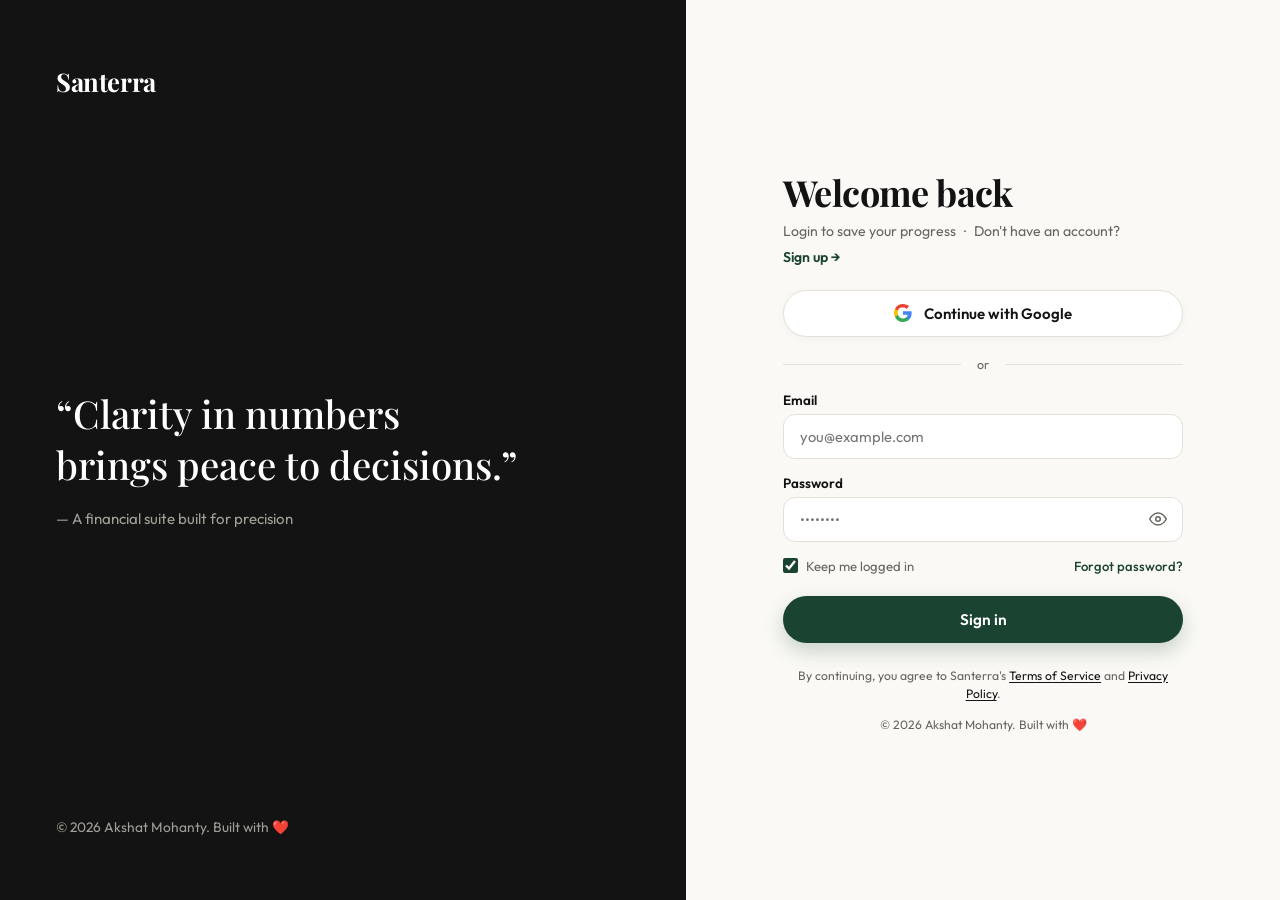
<file: auth.html>
<!DOCTYPE html>
<html lang="en">
<head>
  <meta charset="UTF-8" />
  <meta name="viewport" content="width=device-width, initial-scale=1.0" />
  <meta name="description" content="Sign in or create an account for Santerra Financial Suite" />
  <title>Santerra — Sign In / Sign Up</title>
  <link rel="preconnect" href="https://fonts.googleapis.com" />
  <link rel="preconnect" href="https://fonts.gstatic.com" crossorigin />
  <link href="https://fonts.googleapis.com/css2?family=Outfit:wght@300;400;500;600;700&family=Playfair+Display:ital,wght@0,500;0,600;0,700;1,400;1,500&display=swap" rel="stylesheet" />
  <link rel="stylesheet" href="style.css?v=2" />
  <!-- Google Identity Services -->
  <script src="https://accounts.google.com/gsi/client" async defer></script>
</head>
<body class="auth-split-body">

  <div class="auth-split-layout">
    
    <!-- Left Column: Obsidian Editorial Showcase Panel (Desktop) -->
    <div class="auth-showcase-panel">
      <a href="index.html" class="auth-showcase-brand">Santerra</a>

      <div class="auth-showcase-quote-box">
        <blockquote class="auth-showcase-quote">
          “Clarity in numbers brings peace to decisions.”
        </blockquote>
        <p class="auth-showcase-author">— A financial suite built for precision</p>
      </div>

      <div class="auth-showcase-footer">
        <span class="auth-status-text">© 2026 Akshat Mohanty. Built with ❤️</span>
      </div>
    </div>

    <!-- Right Column: Warm Linen Authentication Form Panel -->
    <div class="auth-form-panel">
      <div class="auth-form-container">
        
        <!-- Mobile Header (Visible on small screens) -->
        <div class="auth-mobile-header">
          <a href="index.html" class="auth-mobile-brand">Santerra</a>
        </div>

        <!-- Auth Header -->
        <div class="auth-form-header">
          <h1 class="auth-heading" id="authTitle">Welcome back</h1>
          <p class="auth-subheading-row">
            <span id="authSubtitle">Login to save your progress</span>
            <span>&middot;</span>
            <span id="switchPrompt">Don't have an account?</span>
            <a href="#" class="auth-accent-link" id="switchModeBtn">Sign up &rarr;</a>
          </p>
        </div>

        <!-- Notification Banner -->
        <div class="auth-alert" id="authAlert" role="alert" style="display: none;"></div>

        <!-- Google OAuth Section (Single Button) -->
        <div class="auth-google-section">
          <!-- Google GSI Official Render Target -->
          <div id="googleBtnWrapper" class="google-btn-wrapper"></div>

          <!-- Fallback Google Sign-In Button (If GSI is offline/blocked) -->
          <button type="button" class="google-custom-btn" id="googleCustomBtn" style="display: none;">
            <svg width="18" height="18" viewBox="0 0 18 18" fill="none">
              <path d="M17.64 9.2c0-.637-.057-1.251-.164-1.84H9v3.481h4.844a4.14 4.14 0 01-1.796 2.716v2.259h2.908c1.702-1.567 2.684-3.875 2.684-6.615z" fill="#4285F4"/>
              <path d="M9 18c2.43 0 4.467-.806 5.956-2.18l-2.908-2.259c-.806.54-1.837.86-3.048.86-2.344 0-4.328-1.584-5.036-3.711H.957v2.332A8.997 8.997 0 009 18z" fill="#34A853"/>
              <path d="M3.964 10.71A5.41 5.41 0 013.682 9c0-.593.102-1.17.282-1.71V4.958H.957A8.996 8.996 0 000 9c0 1.452.348 2.827.957 4.042l3.007-2.332z" fill="#FBBC05"/>
              <path d="M9 3.58c1.321 0 2.508.454 3.44 1.345l2.582-2.58C13.463.891 11.426 0 9 0A8.997 8.997 0 00.957 4.958L3.964 6.29C4.672 4.163 6.656 3.58 9 3.58z" fill="#EA4335"/>
            </svg>
            <span id="googleBtnLabel">Continue with Google</span>
          </button>
        </div>

        <div class="auth-or-divider">
          <div class="auth-or-line"></div>
          <span class="auth-or-text">or</span>
          <div class="auth-or-line"></div>
        </div>

        <!-- Email & Password Form -->
        <form class="auth-form-fields" id="authForm" novalidate>
          <!-- Full Name (Only for Sign Up) -->
          <div class="auth-form-group" id="nameGroup" style="display: none;">
            <label for="fullNameInput" class="auth-form-label">Full Name</label>
            <div class="auth-input-wrapper">
              <input type="text" id="fullNameInput" class="auth-input-field" placeholder="Akshat Mohanty" autocomplete="name" />
            </div>
          </div>

          <!-- Email Address -->
          <div class="auth-form-group">
            <label for="emailInput" class="auth-form-label">Email</label>
            <div class="auth-input-wrapper">
              <input type="email" id="emailInput" class="auth-input-field" placeholder="you@example.com" required autocomplete="email" />
            </div>
          </div>

          <!-- Password -->
          <div class="auth-form-group">
            <label for="passwordInput" class="auth-form-label">Password</label>
            <div class="auth-input-wrapper password-input-wrapper">
              <input type="password" id="passwordInput" class="auth-input-field" placeholder="••••••••" required autocomplete="current-password" />
              <button type="button" class="auth-toggle-pass-btn" id="togglePassBtn" aria-label="Show or hide password">
                <svg class="eye-open" width="18" height="18" viewBox="0 0 24 24" fill="none" stroke="currentColor" stroke-width="2"><path d="M1 12s4-8 11-8 11 8 11 8-4 8-11 8-11-8-11-8z"/><circle cx="12" cy="12" r="3"/></svg>
                <svg class="eye-closed" width="18" height="18" viewBox="0 0 24 24" fill="none" stroke="currentColor" stroke-width="2" style="display: none;"><path d="M17.94 17.94A10.07 10.07 0 0 1 12 20c-7 0-11-8-11-8a18.45 18.45 0 0 1 5.06-5.94M9.9 4.24A9.12 9.12 0 0 1 12 4c7 0 11 8 11 8a18.5 18.5 0 0 1-2.16 3.19m-6.72-1.07a3 3 0 1 1-4.24-4.24"/><line x1="1" y1="1" x2="23" y2="23"/></svg>
              </button>
            </div>
          </div>

          <!-- Checkbox & Forgot Password Row -->
          <div class="auth-remember-row">
            <label class="auth-checkbox-label">
              <input type="checkbox" id="rememberMe" checked />
              <span>Keep me logged in</span>
            </label>
            <a href="#" class="auth-forgot-link" id="forgotPassLink">Forgot password?</a>
          </div>

          <!-- Submit Button -->
          <button type="submit" class="auth-primary-submit" id="authSubmitBtn">
            <span id="submitBtnText">Sign in</span>
          </button>
        </form>

        <!-- Legal Disclaimer -->
        <p class="auth-legal-footer">
          By continuing, you agree to Santerra's <a href="terms.html">Terms of Service</a> and <a href="privacy.html">Privacy Policy</a>.
        </p>

        <!-- Copyright Line -->
        <p class="auth-copyright-bottom">© 2026 Akshat Mohanty. Built with ❤️</p>
      </div>
    </div>

  </div>

  <script src="auth.js"></script>
</body>
</html>
</file>
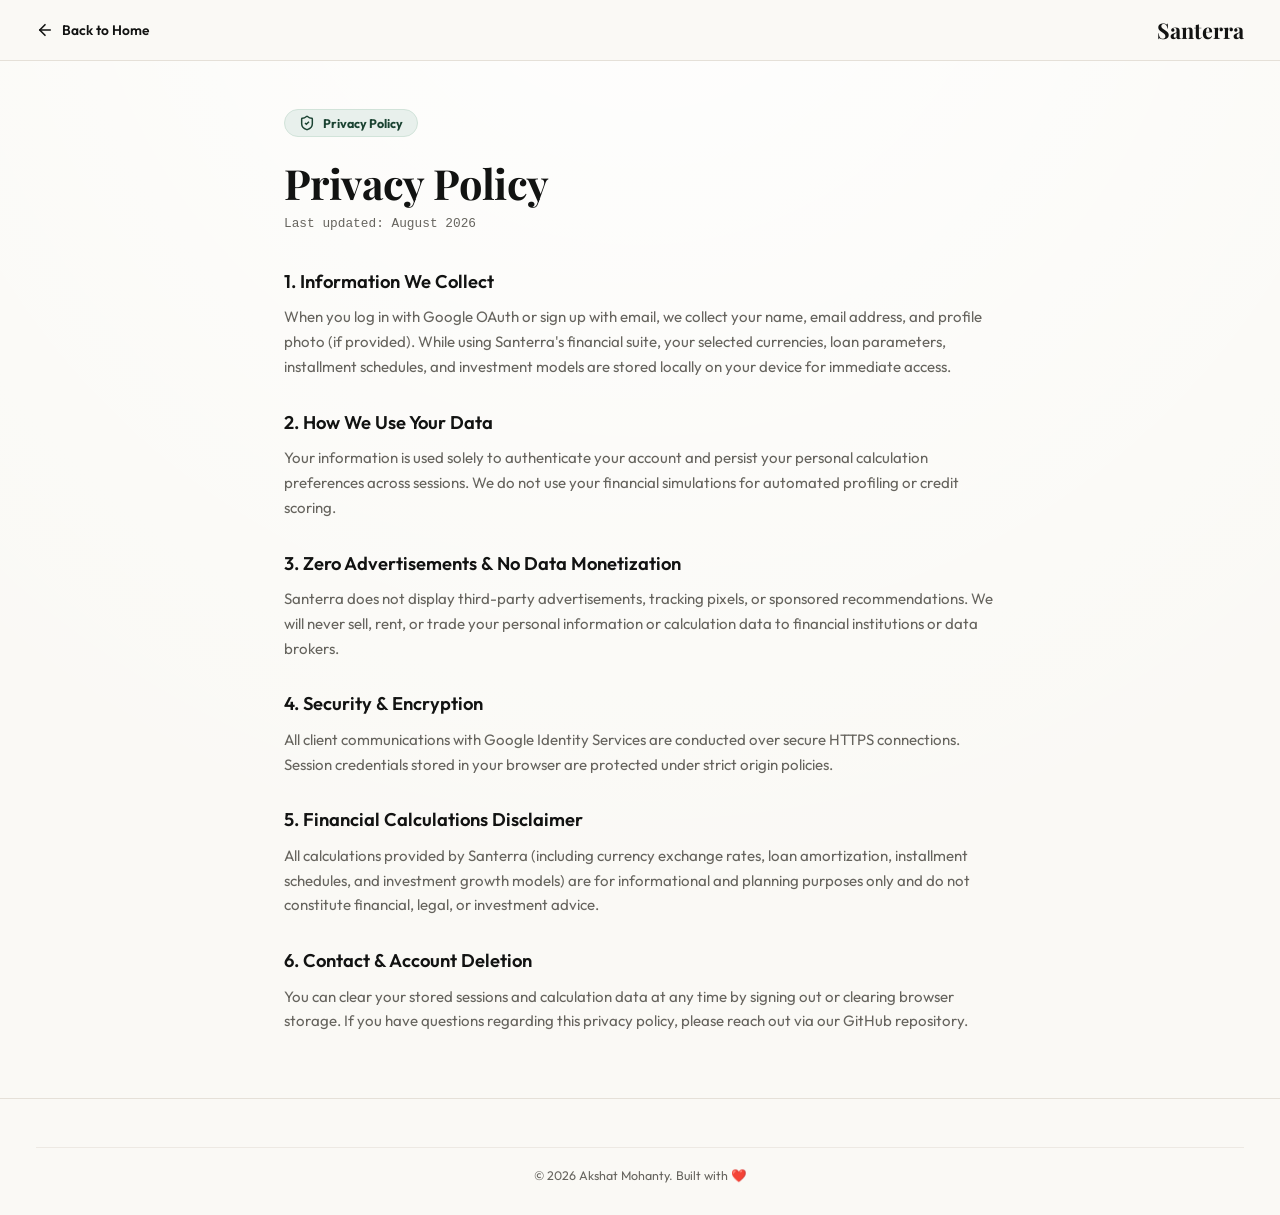
<file: privacy.html>
<!DOCTYPE html>
<html lang="en">
<head>
  <meta charset="UTF-8" />
  <meta name="viewport" content="width=device-width, initial-scale=1.0" />
  <meta name="description" content="Santerra Financial Suite - Privacy Policy" />
  <title>Santerra — Privacy Policy</title>
  <link rel="preconnect" href="https://fonts.googleapis.com" />
  <link rel="preconnect" href="https://fonts.gstatic.com" crossorigin />
  <link href="https://fonts.googleapis.com/css2?family=Outfit:wght@300;400;500;600;700&family=Playfair+Display:ital,wght@0,500;0,600;0,700;1,400;1,500&display=swap" rel="stylesheet" />
  <link rel="stylesheet" href="style.css?v=2" />
</head>
<body class="legal-body">

  <header class="legal-header">
    <a href="index.html" class="legal-back-link">
      <svg width="18" height="18" viewBox="0 0 24 24" fill="none" stroke="currentColor" stroke-width="2.2" stroke-linecap="round" stroke-linejoin="round">
        <line x1="19" y1="12" x2="5" y2="12"></line>
        <polyline points="12 19 5 12 12 5"></polyline>
      </svg>
      <span>Back to Home</span>
    </a>
    <a href="index.html" class="legal-brand-link">Santerra</a>
  </header>

  <main class="legal-main">
    <div class="legal-badge-pill">
      <svg width="16" height="16" viewBox="0 0 24 24" fill="none" stroke="currentColor" stroke-width="2.2">
        <path d="M20 13c0 5-3.5 7.5-7.66 8.95a1 1 0 0 1-.67-.01C7.5 20.5 4 18 4 13V6a1 1 0 0 1 1-1c2 0 4.5-1.2 6.24-2.72a1.17 1.17 0 0 1 1.52 0C14.51 3.81 17 5 19 5a1 1 0 0 1 1 1z"/>
        <polyline points="9 12 11 14 15 10"/>
      </svg>
      <span>Privacy Policy</span>
    </div>

    <h1 class="legal-title">Privacy Policy</h1>
    <p class="legal-updated">Last updated: August 2026</p>

    <div class="legal-content-flow">
      <section class="legal-section">
        <h2>1. Information We Collect</h2>
        <p>When you log in with Google OAuth or sign up with email, we collect your name, email address, and profile photo (if provided). While using Santerra's financial suite, your selected currencies, loan parameters, installment schedules, and investment models are stored locally on your device for immediate access.</p>
      </section>

      <section class="legal-section">
        <h2>2. How We Use Your Data</h2>
        <p>Your information is used solely to authenticate your account and persist your personal calculation preferences across sessions. We do not use your financial simulations for automated profiling or credit scoring.</p>
      </section>

      <section class="legal-section">
        <h2>3. Zero Advertisements &amp; No Data Monetization</h2>
        <p>Santerra does not display third-party advertisements, tracking pixels, or sponsored recommendations. We will never sell, rent, or trade your personal information or calculation data to financial institutions or data brokers.</p>
      </section>

      <section class="legal-section">
        <h2>4. Security &amp; Encryption</h2>
        <p>All client communications with Google Identity Services are conducted over secure HTTPS connections. Session credentials stored in your browser are protected under strict origin policies.</p>
      </section>

      <section class="legal-section">
        <h2>5. Financial Calculations Disclaimer</h2>
        <p>All calculations provided by Santerra (including currency exchange rates, loan amortization, installment schedules, and investment growth models) are for informational and planning purposes only and do not constitute financial, legal, or investment advice.</p>
      </section>

      <section class="legal-section">
        <h2>6. Contact &amp; Account Deletion</h2>
        <p>You can clear your stored sessions and calculation data at any time by signing out or clearing browser storage. If you have questions regarding this privacy policy, please reach out via our GitHub repository.</p>
      </section>
    </div>
  </main>

  <footer class="app-footer">
    <div class="footer-content">
      <div class="footer-bottom">
        <p class="footer-copyright">© 2026 Akshat Mohanty. Built with ❤️</p>
      </div>
    </div>
  </footer>

</body>
</html>
</file>
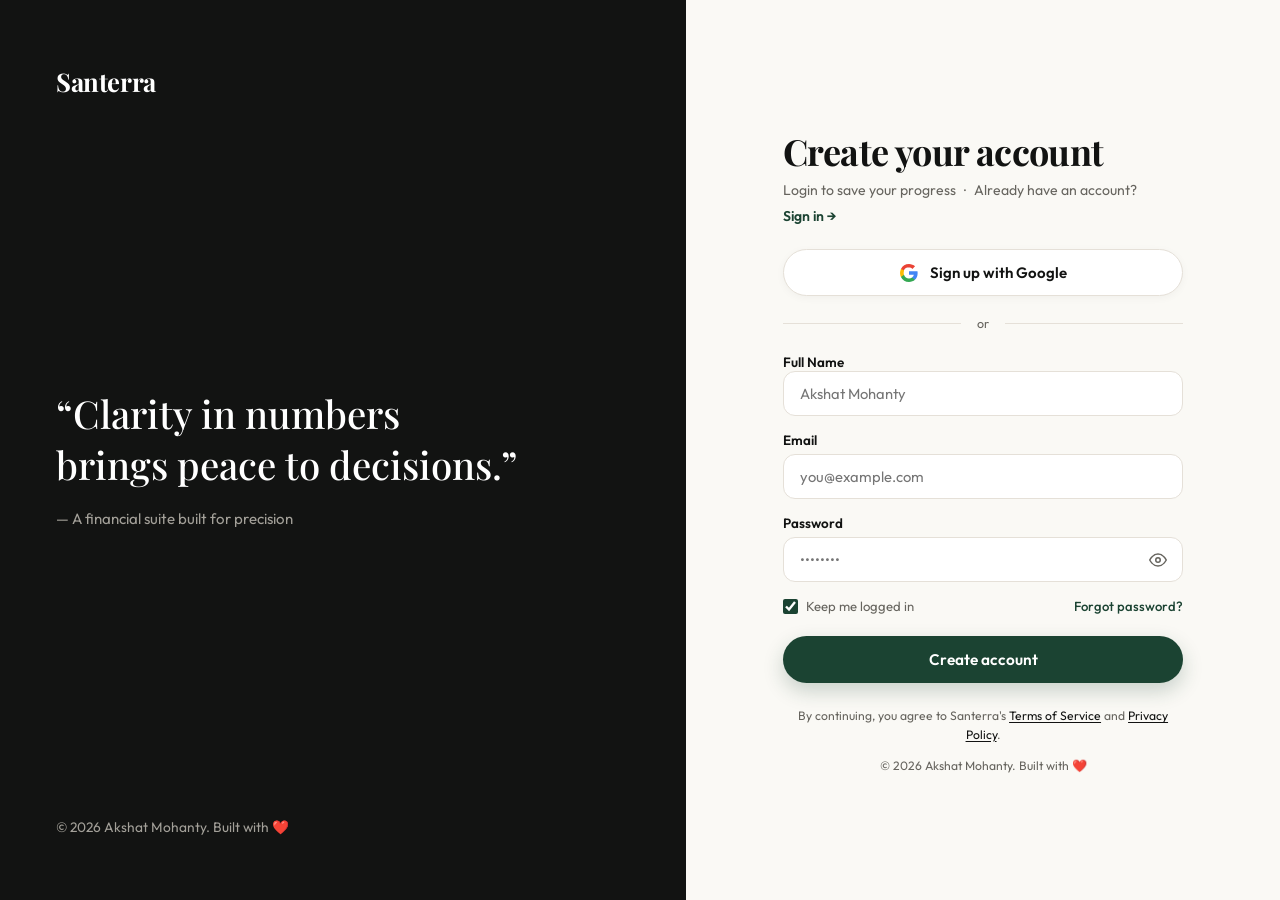
<file: signup.html>
<!DOCTYPE html>
<html lang="en">
<head>
  <meta charset="UTF-8" />
  <meta name="viewport" content="width=device-width, initial-scale=1.0" />
  <meta name="description" content="Create an account for Santerra Financial Suite" />
  <title>Santerra — Create Account</title>
  <link rel="preconnect" href="https://fonts.googleapis.com" />
  <link rel="preconnect" href="https://fonts.gstatic.com" crossorigin />
  <link href="https://fonts.googleapis.com/css2?family=Outfit:wght@300;400;500;600;700&family=Playfair+Display:ital,wght@0,500;0,600;0,700;1,400;1,500&display=swap" rel="stylesheet" />
  <link rel="stylesheet" href="style.css?v=2" />
  <!-- Google Identity Services -->
  <script src="https://accounts.google.com/gsi/client" async defer></script>
</head>
<body class="auth-split-body">

  <div class="auth-split-layout">
    
    <!-- Left Column: Obsidian Editorial Showcase Panel (Desktop) -->
    <div class="auth-showcase-panel">
      <a href="index.html" class="auth-showcase-brand">Santerra</a>

      <div class="auth-showcase-quote-box">
        <blockquote class="auth-showcase-quote">
          “Clarity in numbers brings peace to decisions.”
        </blockquote>
        <p class="auth-showcase-author">— A financial suite built for precision</p>
      </div>

      <div class="auth-showcase-footer">
        <span class="auth-status-text">© 2026 Akshat Mohanty. Built with ❤️</span>
      </div>
    </div>

    <!-- Right Column: Warm Linen Authentication Form Panel -->
    <div class="auth-form-panel">
      <div class="auth-form-container">
        
        <!-- Mobile Header (Visible on small screens) -->
        <div class="auth-mobile-header">
          <a href="index.html" class="auth-mobile-brand">Santerra</a>
        </div>

        <!-- Auth Header -->
        <div class="auth-form-header">
          <h1 class="auth-heading" id="authTitle">Create your account</h1>
          <p class="auth-subheading-row">
            <span id="authSubtitle">Login to save your progress</span>
            <span>&middot;</span>
            <span id="switchPrompt">Already have an account?</span>
            <a href="auth.html" class="auth-accent-link" id="switchModeBtn">Sign in &rarr;</a>
          </p>
        </div>

        <!-- Notification Banner -->
        <div class="auth-alert" id="authAlert" role="alert" style="display: none;"></div>

        <!-- Google OAuth Section (Single Button) -->
        <div class="auth-google-section">
          <!-- Google GSI Official Render Target -->
          <div id="googleBtnWrapper" class="google-btn-wrapper"></div>

          <!-- Fallback Google Sign-In Button (If GSI is offline/blocked) -->
          <button type="button" class="google-custom-btn" id="googleCustomBtn" style="display: none;">
            <svg width="18" height="18" viewBox="0 0 18 18" fill="none">
              <path d="M17.64 9.2c0-.637-.057-1.251-.164-1.84H9v3.481h4.844a4.14 4.14 0 01-1.796 2.716v2.259h2.908c1.702-1.567 2.684-3.875 2.684-6.615z" fill="#4285F4"/>
              <path d="M9 18c2.43 0 4.467-.806 5.956-2.18l-2.908-2.259c-.806.54-1.837.86-3.048.86-2.344 0-4.328-1.584-5.036-3.711H.957v2.332A8.997 8.997 0 009 18z" fill="#34A853"/>
              <path d="M3.964 10.71A5.41 5.41 0 013.682 9c0-.593.102-1.17.282-1.71V4.958H.957A8.996 8.996 0 000 9c0 1.452.348 2.827.957 4.042l3.007-2.332z" fill="#FBBC05"/>
              <path d="M9 3.58c1.321 0 2.508.454 3.44 1.345l2.582-2.58C13.463.891 11.426 0 9 0A8.997 8.997 0 00.957 4.958L3.964 6.29C4.672 4.163 6.656 3.58 9 3.58z" fill="#EA4335"/>
            </svg>
            <span id="googleBtnLabel">Sign up with Google</span>
          </button>
        </div>

        <div class="auth-or-divider">
          <div class="auth-or-line"></div>
          <span class="auth-or-text">or</span>
          <div class="auth-or-line"></div>
        </div>

        <!-- Email & Password Form -->
        <form class="auth-form-fields" id="authForm" novalidate>
          <!-- Full Name -->
          <div class="auth-form-group" id="nameGroup">
            <label for="fullNameInput" class="auth-form-label">Full Name</label>
            <div class="auth-input-wrapper">
              <input type="text" id="fullNameInput" class="auth-input-field" placeholder="Akshat Mohanty" required autocomplete="name" />
            </div>
          </div>

          <!-- Email Address -->
          <div class="auth-form-group">
            <label for="emailInput" class="auth-form-label">Email</label>
            <div class="auth-input-wrapper">
              <input type="email" id="emailInput" class="auth-input-field" placeholder="you@example.com" required autocomplete="email" />
            </div>
          </div>

          <!-- Password -->
          <div class="auth-form-group">
            <label for="passwordInput" class="auth-form-label">Password</label>
            <div class="auth-input-wrapper password-input-wrapper">
              <input type="password" id="passwordInput" class="auth-input-field" placeholder="••••••••" required autocomplete="new-password" />
              <button type="button" class="auth-toggle-pass-btn" id="togglePassBtn" aria-label="Show or hide password">
                <svg class="eye-open" width="18" height="18" viewBox="0 0 24 24" fill="none" stroke="currentColor" stroke-width="2"><path d="M1 12s4-8 11-8 11 8 11 8-4 8-11 8-11-8-11-8z"/><circle cx="12" cy="12" r="3"/></svg>
                <svg class="eye-closed" width="18" height="18" viewBox="0 0 24 24" fill="none" stroke="currentColor" stroke-width="2" style="display: none;"><path d="M17.94 17.94A10.07 10.07 0 0 1 12 20c-7 0-11-8-11-8a18.45 18.45 0 0 1 5.06-5.94M9.9 4.24A9.12 9.12 0 0 1 12 4c7 0 11 8 11 8a18.5 18.5 0 0 1-2.16 3.19m-6.72-1.07a3 3 0 1 1-4.24-4.24"/><line x1="1" y1="1" x2="23" y2="23"/></svg>
              </button>
            </div>
          </div>

          <!-- Checkbox & Forgot Password Row -->
          <div class="auth-remember-row">
            <label class="auth-checkbox-label">
              <input type="checkbox" id="rememberMe" checked />
              <span>Keep me logged in</span>
            </label>
            <a href="#" class="auth-forgot-link" id="forgotPassLink">Forgot password?</a>
          </div>

          <!-- Submit Button -->
          <button type="submit" class="auth-primary-submit" id="authSubmitBtn">
            <span id="submitBtnText">Create account</span>
          </button>
        </form>

        <!-- Legal Disclaimer -->
        <p class="auth-legal-footer">
          By continuing, you agree to Santerra's <a href="terms.html">Terms of Service</a> and <a href="privacy.html">Privacy Policy</a>.
        </p>

        <!-- Copyright Line -->
        <p class="auth-copyright-bottom">© 2026 Akshat Mohanty. Built with ❤️</p>

      </div>
    </div>

  </div>

  <script src="auth.js"></script>
</body>
</html>
</file>
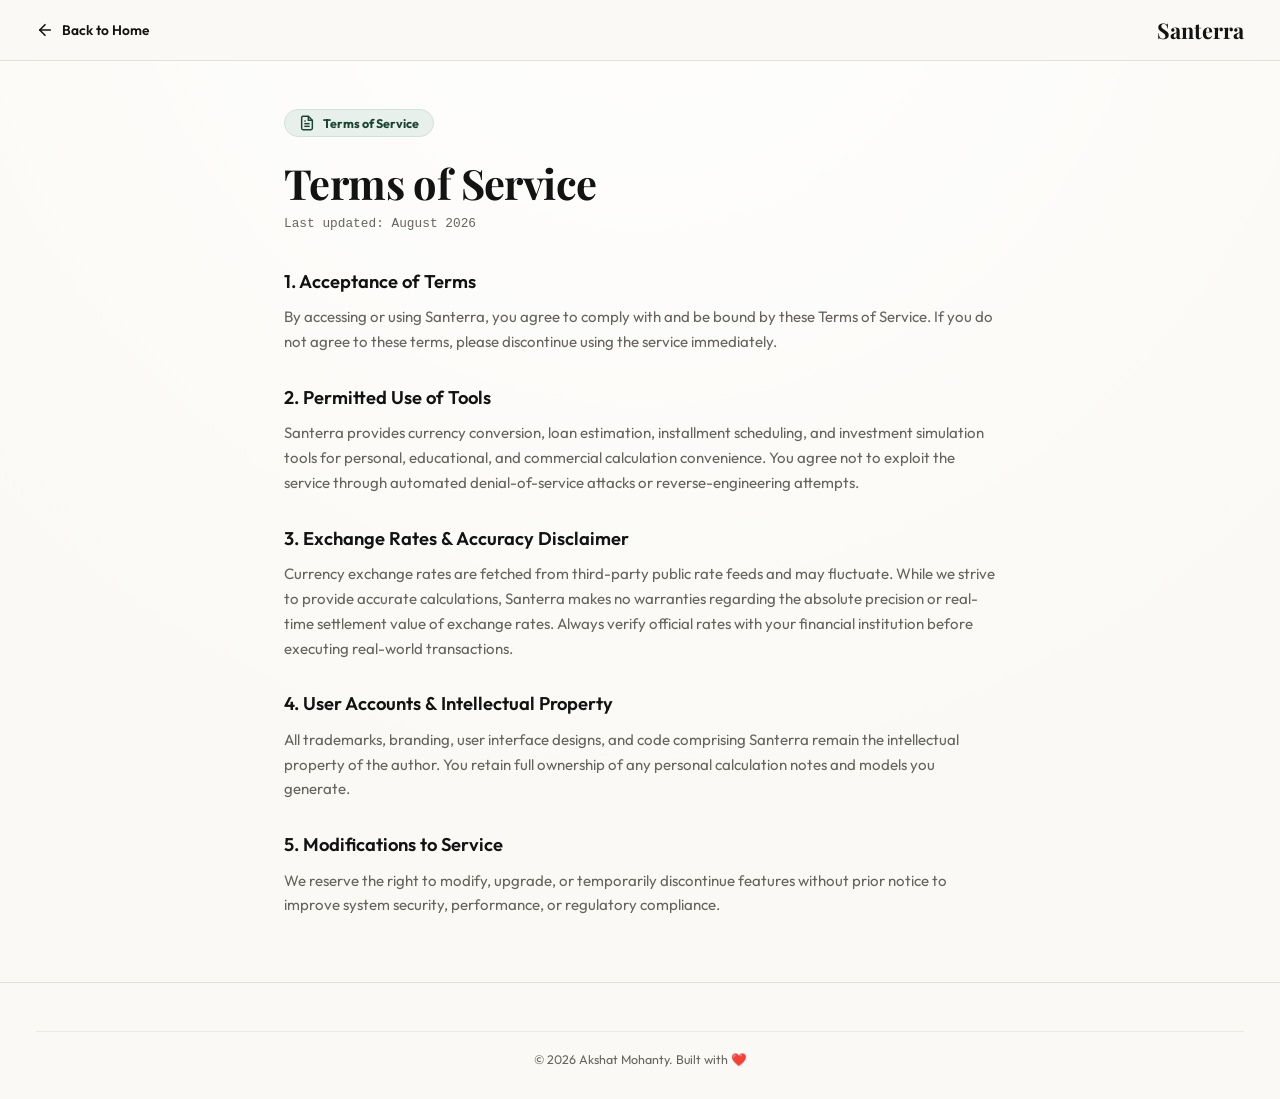
<file: terms.html>
<!DOCTYPE html>
<html lang="en">
<head>
  <meta charset="UTF-8" />
  <meta name="viewport" content="width=device-width, initial-scale=1.0" />
  <meta name="description" content="Santerra Financial Suite - Terms of Service" />
  <title>Santerra — Terms of Service</title>
  <link rel="preconnect" href="https://fonts.googleapis.com" />
  <link rel="preconnect" href="https://fonts.gstatic.com" crossorigin />
  <link href="https://fonts.googleapis.com/css2?family=Outfit:wght@300;400;500;600;700&family=Playfair+Display:ital,wght@0,500;0,600;0,700;1,400;1,500&display=swap" rel="stylesheet" />
  <link rel="stylesheet" href="style.css?v=2" />
</head>
<body class="legal-body">

  <header class="legal-header">
    <a href="index.html" class="legal-back-link">
      <svg width="18" height="18" viewBox="0 0 24 24" fill="none" stroke="currentColor" stroke-width="2.2" stroke-linecap="round" stroke-linejoin="round">
        <line x1="19" y1="12" x2="5" y2="12"></line>
        <polyline points="12 19 5 12 12 5"></polyline>
      </svg>
      <span>Back to Home</span>
    </a>
    <a href="index.html" class="legal-brand-link">Santerra</a>
  </header>

  <main class="legal-main">
    <div class="legal-badge-pill">
      <svg width="16" height="16" viewBox="0 0 24 24" fill="none" stroke="currentColor" stroke-width="2.2">
        <path d="M14 2H6a2 2 0 0 0-2 2v16a2 2 0 0 0 2 2h12a2 2 0 0 0 2-2V8z"/>
        <polyline points="14 2 14 8 20 8"/>
        <line x1="16" y1="13" x2="8" y2="13"/>
        <line x1="16" y1="17" x2="8" y2="17"/>
        <polyline points="10 9 9 9 8 9"/>
      </svg>
      <span>Terms of Service</span>
    </div>

    <h1 class="legal-title">Terms of Service</h1>
    <p class="legal-updated">Last updated: August 2026</p>

    <div class="legal-content-flow">
      <section class="legal-section">
        <h2>1. Acceptance of Terms</h2>
        <p>By accessing or using Santerra, you agree to comply with and be bound by these Terms of Service. If you do not agree to these terms, please discontinue using the service immediately.</p>
      </section>

      <section class="legal-section">
        <h2>2. Permitted Use of Tools</h2>
        <p>Santerra provides currency conversion, loan estimation, installment scheduling, and investment simulation tools for personal, educational, and commercial calculation convenience. You agree not to exploit the service through automated denial-of-service attacks or reverse-engineering attempts.</p>
      </section>

      <section class="legal-section">
        <h2>3. Exchange Rates &amp; Accuracy Disclaimer</h2>
        <p>Currency exchange rates are fetched from third-party public rate feeds and may fluctuate. While we strive to provide accurate calculations, Santerra makes no warranties regarding the absolute precision or real-time settlement value of exchange rates. Always verify official rates with your financial institution before executing real-world transactions.</p>
      </section>

      <section class="legal-section">
        <h2>4. User Accounts &amp; Intellectual Property</h2>
        <p>All trademarks, branding, user interface designs, and code comprising Santerra remain the intellectual property of the author. You retain full ownership of any personal calculation notes and models you generate.</p>
      </section>

      <section class="legal-section">
        <h2>5. Modifications to Service</h2>
        <p>We reserve the right to modify, upgrade, or temporarily discontinue features without prior notice to improve system security, performance, or regulatory compliance.</p>
      </section>
    </div>
  </main>

  <footer class="app-footer">
    <div class="footer-content">
      <div class="footer-bottom">
        <p class="footer-copyright">© 2026 Akshat Mohanty. Built with ❤️</p>
      </div>
    </div>
  </footer>

</body>
</html>
</file>
<file: style.css>
/* =============================================
   Santerra – Editorial Financial Suite
   ============================================= */
@import url('https://fonts.googleapis.com/css2?family=Outfit:wght@300;400;500;600;700&family=Playfair+Display:ital,wght@0,500;0,600;0,700;1,400;1,500&display=swap');

:root {
  --bg-main: #FAF9F5;       /* Warm ivory/linen */
  --bg-surface: #F2EFE9;    /* Soft warm oat/cream card surface */
  --bg-box-top: #F2EFE9;    /* Warm cream top */
  --bg-box-bottom: #EAE6DE; /* Subtle contrast bottom */
  --bg-white: #FFFFFF;
  --bg-dark: #121312;       /* Deep obsidian black */
  --text-main: #121312;     /* Charcoal obsidian */
  --text-muted: #66645E;    /* Warm stone gray */
  --btn-black: #1B4332;     /* Deep forest emerald */
  --btn-black-hover: #143628;
  --btn-text: #FFFFFF;
  --accent: #1B4332;        /* Forest Emerald Accent */
  --accent-hover: #143628;
  --accent-soft: #E8F0EC;   /* Sage tint */
  --accent-border: #D1E3D9; /* Sage border */
  --accent-glow: rgba(27, 67, 50, 0.16);
  --border-card: #E5E0D8;
  --border-subtle: #E5E0D8;
  --card-shadow: 0 16px 36px -8px rgba(18, 19, 18, 0.05), 0 2px 8px rgba(18, 19, 18, 0.02);
  --slider-track: rgba(18, 19, 18, 0.08);
  --chip-bg: #FFFFFF;
  --chip-border: #E5E0D8;
  --bg-gradient: radial-gradient(circle at 50% -10%, rgba(255, 255, 255, 0.9) 0%, rgba(250, 249, 245, 0) 70%);
  --font: 'Outfit', sans-serif;
  --font-serif: 'Playfair Display', Georgia, serif;
  --radius-lg: 24px;
  --radius-pill: 9999px;
}

html {
  scroll-behavior: smooth;
}

*, *::before, *::after {
  margin: 0;
  padding: 0;
  box-sizing: border-box;
}

/* Custom Text Selection Highlight */
::selection {
  background-color: #e6deb8 !important;
  color: #121312 !important;
}

::-moz-selection {
  background-color: #e6deb8 !important;
  color: #121312 !important;
}

*::selection {
  background-color: #e6deb8 !important;
  color: #121312 !important;
}

*::-moz-selection {
  background-color: #e6deb8 !important;
  color: #121312 !important;
}

input::selection,
textarea::selection {
  background-color: #e6deb8 !important;
  color: #121312 !important;
}

body {
  font-family: var(--font);
  background-color: var(--bg-main);
  background-image: var(--bg-gradient);
  color: var(--text-main);
  display: flex;
  flex-direction: column;
  min-height: 100vh;
  padding: 24px;
  -webkit-font-smoothing: antialiased;
}

/* Entrance Animations */
@keyframes headerFadeIn {
  from {
    opacity: 0;
    transform: translateY(-10px);
  }
  to {
    opacity: 1;
    transform: translateY(0);
  }
}

@keyframes heroFadeIn {
  from {
    opacity: 0;
    transform: translateY(18px);
  }
  to {
    opacity: 1;
    transform: translateY(0);
  }
}

/* App Header (Fixed Glassmorphic Bar) */
.app-header {
  position: fixed;
  top: 0;
  left: 0;
  right: 0;
  z-index: 100;
  display: flex;
  align-items: center;
  justify-content: space-between;
  padding: 16px 36px;
  background: rgba(250, 249, 245, 0.92);
  backdrop-filter: blur(14px);
  -webkit-backdrop-filter: blur(14px);
  border-bottom: 1px solid rgba(229, 224, 216, 0.7);
  animation: headerFadeIn 0.75s cubic-bezier(0.16, 1, 0.3, 1) both;
}

.logo-link {
  text-decoration: none;
  color: inherit;
  display: inline-flex;
}

.logo {
  display: flex;
  align-items: center;
  gap: 10px;
}

.logo-icon {
  color: var(--text-main);
}

.brand-title {
  font-family: var(--font-serif);
  font-size: 1.4rem;
  font-weight: 700;
  letter-spacing: -0.4px;
  color: var(--text-main);
}

/* Header Auth Area */
.header-auth {
  display: flex;
  align-items: center;
  gap: 10px;
  position: relative;
}

.header-login-btn {
  display: inline-flex;
  align-items: center;
  font-family: var(--font);
  font-size: 0.86rem;
  font-weight: 500;
  color: var(--text-main);
  text-decoration: none;
  padding: 8px 16px;
  border-radius: var(--radius-pill);
  border: 1px solid var(--border-subtle);
  background: transparent;
  transition: all 0.2s ease;
}

.header-login-btn:hover {
  background: var(--bg-surface);
  border-color: #d8d3ca;
}

.header-signup-btn {
  display: inline-flex;
  align-items: center;
  font-family: var(--font);
  font-size: 0.86rem;
  font-weight: 600;
  color: #FFFFFF;
  text-decoration: none;
  padding: 8px 18px;
  border-radius: var(--radius-pill);
  background: var(--accent);
  box-shadow: 0 2px 8px rgba(27, 67, 50, 0.2);
  transition: all 0.2s ease;
}

.header-signup-btn:hover {
  background: var(--accent-hover);
  box-shadow: 0 4px 14px rgba(27, 67, 50, 0.3);
  transform: translateY(-1px);
}

.user-profile-pill {
  display: inline-flex;
  align-items: center;
  gap: 8px;
  background: var(--bg-white);
  border: 1px solid var(--border-subtle);
  padding: 4px 14px 4px 5px;
  border-radius: var(--radius-pill);
  cursor: pointer;
  box-shadow: 0 2px 8px rgba(0, 0, 0, 0.03);
  transition: transform 0.2s ease, box-shadow 0.2s ease;
  user-select: none;
}

.user-profile-pill:hover {
  transform: translateY(-1px);
  box-shadow: 0 4px 12px rgba(0, 0, 0, 0.08);
}

.user-avatar-img, .user-avatar-initials {
  width: 28px;
  height: 28px;
  border-radius: 50%;
  object-fit: cover;
}

.user-avatar-initials {
  background: var(--btn-black);
  color: var(--btn-text);
  display: flex;
  align-items: center;
  justify-content: center;
  font-weight: 700;
  font-size: 0.78rem;
}

.user-display-name {
  font-size: 0.88rem;
  font-weight: 600;
  color: var(--text-main);
}

.user-chevron {
  color: var(--text-muted);
  transition: transform 0.2s ease;
}

.user-profile-pill.open .user-chevron {
  transform: rotate(180deg);
}

/* User Dropdown Menu */
.user-dropdown-menu {
  position: absolute;
  top: calc(100% + 8px);
  right: 0;
  width: 220px;
  background: var(--bg-white);
  border-radius: 18px;
  padding: 10px;
  box-shadow: 0 16px 36px -4px rgba(0, 0, 0, 0.12);
  border: 1px solid var(--border-subtle);
  z-index: 150;
  display: none;
  flex-direction: column;
  gap: 6px;
  animation: panelFadeIn 0.2s cubic-bezier(0.16, 1, 0.3, 1) both;
}

.user-dropdown-menu.open {
  display: flex;
}

.user-menu-header {
  padding: 6px 8px 8px 8px;
  border-bottom: 1px solid var(--border-subtle);
  display: flex;
  flex-direction: column;
  gap: 2px;
}

.user-menu-name {
  font-size: 0.88rem;
  font-weight: 600;
  color: var(--text-main);
}

.user-menu-email {
  font-size: 0.76rem;
  color: var(--text-muted);
  word-break: break-all;
}

.user-logout-btn {
  background: transparent;
  border: none;
  color: #dc2626;
  font-family: var(--font);
  font-size: 0.84rem;
  font-weight: 600;
  padding: 8px 10px;
  border-radius: 10px;
  text-align: left;
  cursor: pointer;
  display: flex;
  align-items: center;
  gap: 8px;
  transition: background-color 0.15s ease;
}

.user-logout-btn:hover {
  background-color: #fef2f2;
}

/* Main Content */
.main-content {
  flex: 1;
  display: flex;
  flex-direction: column;
  align-items: center;
  justify-content: flex-start;
  width: 100%;
  padding-top: 84px; /* Offset for fixed header */
}

/* Landing Hero Section */
.landing-hero {
  display: flex;
  flex-direction: column;
  align-items: center;
  justify-content: center;
  text-align: center;
  max-width: 820px;
  margin: 0 auto;
  padding: 48px 20px 32px 20px;
}

.landing-hero .hero-title {
  font-family: var(--font-serif);
  font-size: 3.4rem;
  font-weight: 700;
  letter-spacing: -1.2px;
  line-height: 1.15;
  color: var(--text-main);
  margin-bottom: 16px;
  text-wrap: balance;
  animation: heroFadeIn 0.85s cubic-bezier(0.16, 1, 0.3, 1) 0.08s both;
  transition: color 0.3s ease;
}

.landing-hero .hero-subtitle {
  font-size: 1.08rem;
  color: var(--text-muted);
  font-weight: 400;
  line-height: 1.6;
  max-width: 620px;
  margin: 0 auto 32px auto;
  animation: heroFadeIn 0.85s cubic-bezier(0.16, 1, 0.3, 1) 0.16s both;
  transition: color 0.3s ease;
}

/* Tools Segmented Menu */
.tools-nav {
  display: inline-flex;
  align-items: center;
  background: var(--bg-white);
  border: 1px solid var(--border-subtle);
  border-radius: var(--radius-pill);
  padding: 5px;
  box-shadow: 0 4px 20px rgba(0, 0, 0, 0.03);
  gap: 4px;
  max-width: 100%;
  overflow-x: auto;
  -webkit-overflow-scrolling: touch;
  animation: heroFadeIn 0.85s cubic-bezier(0.16, 1, 0.3, 1) 0.24s both;
  transition: background-color 0.3s ease, border-color 0.3s ease;
}

.nav-tab {
  display: inline-flex;
  align-items: center;
  gap: 8px;
  padding: 9px 18px;
  border-radius: var(--radius-pill);
  border: none;
  background: transparent;
  color: var(--text-muted);
  font-family: var(--font);
  font-size: 0.88rem;
  font-weight: 500;
  cursor: pointer;
  white-space: nowrap;
  position: relative;
  overflow: hidden;
  transition: transform 0.2s cubic-bezier(0.34, 1.56, 0.64, 1),
              background-color 0.25s ease,
              color 0.2s ease,
              box-shadow 0.25s ease;
  user-select: none;
}

.nav-tab:hover {
  color: var(--text-main);
  background: rgba(0, 0, 0, 0.04);
  transform: translateY(-1px);
}

.nav-tab:active {
  transform: scale(0.93);
}

.nav-tab.active {
  background: var(--btn-black);
  color: var(--btn-text);
  box-shadow: 0 4px 16px -2px rgba(0, 0, 0, 0.2);
  animation: tabSelected 0.3s cubic-bezier(0.34, 1.56, 0.64, 1);
}

@keyframes tabSelected {
  0% { transform: scale(0.93); }
  60% { transform: scale(1.04); }
  100% { transform: scale(1); }
}

/* Workspace Section & Tool Panels */
.workspace-section {
  width: 100%;
  display: flex;
  flex-direction: column;
  align-items: center;
  padding-top: 14px;
  padding-bottom: 60px;
  overflow-x: hidden; /* Prevents horizontal scroll during directional transitions */
}

.tool-panel {
  display: none;
  width: 100%;
  max-width: 480px;
  flex-direction: column;
  align-items: center;
  will-change: transform, opacity;
}

.tool-panel.active {
  display: flex;
  animation: panelFadeIn 0.35s cubic-bezier(0.16, 1, 0.3, 1) both;
}

.tool-panel.active.slide-from-right {
  animation: slideInFromRight 0.36s cubic-bezier(0.16, 1, 0.3, 1) both;
}

.tool-panel.active.slide-from-left {
  animation: slideInFromLeft 0.36s cubic-bezier(0.16, 1, 0.3, 1) both;
}

@keyframes slideInFromRight {
  0% {
    opacity: 0;
    transform: translateX(32px) scale(0.98);
  }
  100% {
    opacity: 1;
    transform: translateX(0) scale(1);
  }
}

@keyframes slideInFromLeft {
  0% {
    opacity: 0;
    transform: translateX(-32px) scale(0.98);
  }
  100% {
    opacity: 1;
    transform: translateX(0) scale(1);
  }
}

@keyframes panelFadeIn {
  from {
    opacity: 0;
    transform: translateY(12px) scale(0.98);
  }
  to {
    opacity: 1;
    transform: translateY(0) scale(1);
  }
}

.tool-panel.active .calculator-card,
.tool-panel.active .converter-wrapper {
  animation: cardContentPop 0.38s cubic-bezier(0.16, 1, 0.3, 1) both;
}

@keyframes cardContentPop {
  0% {
    opacity: 0;
    transform: translateY(8px);
  }
  100% {
    opacity: 1;
    transform: translateY(0);
  }
}

/* Common Calculator Card for Loan, EMI, Investment */
.calculator-card {
  width: 100%;
  background: var(--bg-box-top);
  border: 1px solid var(--border-card);
  border-radius: var(--radius-lg);
  box-shadow: var(--card-shadow);
  padding: 24px;
  display: flex;
  flex-direction: column;
  gap: 20px;
  transition: background-color 0.3s ease, border-color 0.3s ease, box-shadow 0.3s ease;
}

.calc-inputs {
  display: flex;
  flex-direction: column;
  gap: 20px;
}

.calc-field {
  display: flex;
  flex-direction: column;
  gap: 10px;
}

.field-header {
  display: flex;
  justify-content: space-between;
  align-items: center;
}

.field-label {
  font-size: 0.84rem;
  font-weight: 500;
  text-transform: uppercase;
  letter-spacing: 0.5px;
  color: var(--text-muted);
}

.field-value-badge {
  background: var(--bg-white);
  border: 1px solid var(--border-subtle);
  border-radius: var(--radius-pill);
  padding: 3px 10px;
  font-size: 0.95rem;
  font-weight: 600;
  color: var(--text-main);
  box-shadow: 0 2px 6px rgba(0, 0, 0, 0.02);
  display: inline-flex;
  align-items: center;
  gap: 2px;
  cursor: text;
  transition: border-color 0.2s ease, box-shadow 0.2s ease;
}

.field-value-badge:focus-within {
  border-color: var(--accent);
  box-shadow: 0 0 0 3px var(--accent-glow);
}

.badge-input {
  background: transparent;
  border: none;
  outline: none;
  font-family: var(--font);
  font-size: 0.95rem;
  font-weight: 600;
  color: var(--text-main);
  text-align: right;
  width: 68px;
  padding: 0;
  margin: 0;
  -moz-appearance: textfield;
}

.badge-input::-webkit-outer-spin-button,
.badge-input::-webkit-inner-spin-button {
  -webkit-appearance: none;
  margin: 0;
}

.badge-input.small-input {
  width: 44px;
}

.badge-prefix,
.badge-suffix {
  font-size: 0.88rem;
  font-weight: 600;
  color: var(--text-main);
  user-select: none;
}

/* Custom Styled Range Sliders */
.calc-slider {
  -webkit-appearance: none;
  appearance: none;
  width: 100%;
  height: 6px;
  background: var(--slider-track);
  border-radius: 6px;
  outline: none;
  cursor: pointer;
  transition: background 0.2s ease;
}

.calc-slider::-webkit-slider-thumb {
  -webkit-appearance: none;
  appearance: none;
  width: 20px;
  height: 20px;
  border-radius: 50%;
  background: var(--btn-black);
  border: 3px solid var(--bg-white);
  box-shadow: 0 2px 8px rgba(0, 0, 0, 0.2);
  cursor: grab;
  transition: transform 0.15s ease, box-shadow 0.15s ease, background-color 0.3s ease;
}

.calc-slider::-webkit-slider-thumb:hover {
  transform: scale(1.15);
  box-shadow: 0 0 0 4px var(--accent-glow);
}

.calc-slider::-moz-range-thumb {
  width: 20px;
  height: 20px;
  border-radius: 50%;
  background: var(--btn-black);
  border: 3px solid var(--bg-white);
  box-shadow: 0 2px 8px rgba(0, 0, 0, 0.2);
  cursor: grab;
}

/* Tenure preset pills */
.chips-row {
  display: flex;
  gap: 8px;
  flex-wrap: wrap;
}

.tenure-chip {
  flex: 1;
  min-width: 48px;
  padding: 7px 10px;
  background: var(--chip-bg);
  border: 1px solid var(--chip-border);
  border-radius: var(--radius-pill);
  font-family: var(--font);
  font-size: 0.8rem;
  font-weight: 600;
  color: var(--text-muted);
  cursor: pointer;
  text-align: center;
  transition: all 0.18s ease;
}

.tenure-chip:hover {
  color: var(--text-main);
  border-color: rgba(0, 0, 0, 0.15);
}

.tenure-chip.active {
  background: var(--btn-black);
  color: var(--btn-text);
  border-color: var(--btn-black);
}

/* Output Summary Container */
.calc-summary {
  background: var(--bg-box-bottom);
  border-radius: 20px;
  padding: 20px;
  border: 1px solid var(--border-card);
  display: flex;
  flex-direction: column;
  gap: 16px;
  transition: background-color 0.3s ease, border-color 0.3s ease;
}

.summary-hero {
  text-align: center;
  display: flex;
  flex-direction: column;
  gap: 4px;
}

.summary-label {
  font-size: 0.78rem;
  font-weight: 500;
  text-transform: uppercase;
  letter-spacing: 0.6px;
  color: var(--text-muted);
}

.summary-hero-value {
  font-size: 2.25rem;
  font-weight: 700;
  letter-spacing: -0.8px;
  color: var(--text-main);
  line-height: 1.15;
}

.summary-metrics-row {
  display: flex;
  justify-content: space-between;
  gap: 10px;
  background: var(--bg-white);
  padding: 12px 14px;
  border-radius: 14px;
  border: 1px solid var(--border-subtle);
  transition: background-color 0.3s ease, border-color 0.3s ease;
}

.metric-box {
  display: flex;
  flex-direction: column;
  gap: 3px;
  flex: 1;
}

.metric-label {
  font-size: 0.7rem;
  font-weight: 500;
  color: var(--text-muted);
}

.metric-value {
  font-size: 0.95rem;
  font-weight: 600;
  color: var(--text-main);
  letter-spacing: -0.2px;
}

.text-accent {
  color: var(--accent) !important;
}

/* Breakdown Progress Bars */
.breakdown-container {
  display: flex;
  flex-direction: column;
  gap: 8px;
}

.breakdown-bar {
  width: 100%;
  height: 8px;
  border-radius: 9999px;
  background: var(--slider-track);
  display: flex;
  overflow: hidden;
}

.bar-fill {
  height: 100%;
  transition: width 0.3s ease;
}

.principal-fill {
  background-color: var(--btn-black);
}

.interest-fill, .gain-fill {
  background-color: var(--accent);
}

.breakdown-legend {
  display: flex;
  justify-content: space-between;
  font-size: 0.75rem;
  color: var(--text-muted);
  font-weight: 500;
}

.legend-item {
  display: flex;
  align-items: center;
  gap: 6px;
}

.legend-dot {
  width: 6px;
  height: 6px;
  border-radius: 50%;
}

.dot-principal { background-color: var(--btn-black); }
.dot-interest, .dot-gain { background-color: var(--accent); }

.converter-wrapper {
  width: 100%;
  max-width: 480px;
  display: flex;
  flex-direction: column;
}

.exchange-boxes-wrapper {
  position: relative;
  border-radius: var(--radius-lg);
  box-shadow: 0 16px 36px -8px rgba(0, 0, 0, 0.06), 0 2px 8px rgba(0, 0, 0, 0.02);
}

/* Exchange Boxes */
.exchange-box {
  border-radius: var(--radius-lg);
  padding: 28px 24px;
  display: flex;
  flex-direction: column;
  transition: background-color 0.25s ease, box-shadow 0.25s ease;
}

.exchange-box:focus-within {
  box-shadow: inset 0 0 0 1.5px rgba(17, 17, 17, 0.1);
}

.box-top {
  background-color: var(--bg-box-top);
  border-bottom-left-radius: 0;
  border-bottom-right-radius: 0;
  padding-bottom: 38px;
  border: 1px solid rgba(255, 255, 255, 0.7);
  border-bottom: none;
}

.box-bottom {
  background-color: var(--bg-box-bottom);
  border-top-left-radius: 0;
  border-top-right-radius: 0;
  padding-top: 38px;
  border: 1px solid rgba(0, 0, 0, 0.04);
  border-top: none;
}

.box-inner {
  display: flex;
  justify-content: space-between;
  align-items: flex-start;
}

.amount-group {
  display: flex;
  flex-direction: column;
  gap: 6px;
}

.funds-label {
  font-size: 0.78rem;
  font-weight: 500;
  text-transform: uppercase;
  letter-spacing: 0.6px;
  color: var(--text-muted);
}

.amount-input, .result-value {
  background: transparent;
  border: none;
  outline: none;
  color: var(--text-main);
  font-family: var(--font);
  font-size: 2.35rem;
  font-weight: 600;
  letter-spacing: -0.5px;
  width: 100%;
  max-width: 210px;
  line-height: 1.15;
  -moz-appearance: textfield;
}

.result-value {
  transition: opacity 0.2s ease, transform 0.2s ease;
  will-change: transform, opacity;
}

@keyframes valuePulse {
  0% {
    opacity: 0.65;
    transform: scale(0.97);
  }
  100% {
    opacity: 1;
    transform: scale(1);
  }
}

.result-value.pulse {
  animation: valuePulse 0.24s cubic-bezier(0.16, 1, 0.3, 1);
}

/* Hide spinner in Chrome/Safari/Edge */
.amount-input::-webkit-outer-spin-button,
.amount-input::-webkit-inner-spin-button {
  -webkit-appearance: none;
  margin: 0;
}

.amount-input::placeholder {
  color: #A09E96;
}

.currency-selector-group {
  display: flex;
  flex-direction: column;
  align-items: flex-end;
  gap: 8px;
}

/* Currency Select Dropdown (White Pills) */
.cs-wrapper {
  position: relative;
}

.cs-trigger {
  background-color: var(--bg-white);
  border: 1px solid rgba(0, 0, 0, 0.06);
  border-radius: var(--radius-pill);
  padding: 9px 15px;
  display: flex;
  align-items: center;
  gap: 9px;
  cursor: pointer;
  box-shadow: 0 2px 8px rgba(0, 0, 0, 0.04);
  transition: transform 0.15s ease, box-shadow 0.15s ease;
}

.cs-trigger:hover {
  transform: translateY(-1px);
  box-shadow: 0 4px 12px rgba(0, 0, 0, 0.07);
}

.cs-trigger:active {
  transform: scale(0.98);
}

.cs-flag {
  font-size: 1.25rem;
  line-height: 1;
}

.cs-code {
  font-size: 1.05rem;
  font-weight: 600;
  color: var(--text-main);
}

.cs-chevron {
  color: var(--text-main);
  transition: transform 0.2s ease;
}

.cs-panel.open ~ .cs-trigger .cs-chevron,
.cs-wrapper.open .cs-chevron {
  transform: rotate(180deg);
}

.cs-panel {
  display: none;
  position: absolute;
  top: calc(100% + 8px);
  right: 0;
  width: 220px;
  background: var(--bg-white);
  border-radius: 18px;
  box-shadow: 0 16px 36px rgba(0, 0, 0, 0.12);
  border: 1px solid rgba(0, 0, 0, 0.06);
  z-index: 100;
  overflow: hidden;
  animation: fadeInPanel 0.18s ease forwards;
}

@keyframes fadeInPanel {
  from {
    opacity: 0;
    transform: translateY(-6px);
  }
  to {
    opacity: 1;
    transform: translateY(0);
  }
}

.cs-panel.open {
  display: block;
}

.cs-search-row {
  display: flex;
  align-items: center;
  gap: 8px;
  padding: 12px 14px;
  border-bottom: 1px solid var(--border-subtle);
}

.search-icon {
  color: var(--text-muted);
  flex-shrink: 0;
}

.cs-search {
  width: 100%;
  background: var(--bg-main);
  border: none;
  padding: 7px 10px;
  border-radius: 8px;
  outline: none;
  font-family: var(--font);
  font-size: 0.88rem;
  color: var(--text-main);
}

.cs-list {
  list-style: none;
  max-height: 220px;
  overflow-y: auto;
}

.cs-list::-webkit-scrollbar {
  width: 5px;
}
.cs-list::-webkit-scrollbar-thumb {
  background-color: rgba(128, 128, 128, 0.25);
  border-radius: 10px;
}

.cs-item {
  display: flex;
  align-items: center;
  gap: 10px;
  padding: 10px 16px;
  cursor: pointer;
  color: var(--text-main);
  transition: background-color 0.15s ease, transform 0.15s ease;
}

.cs-item:hover {
  background-color: var(--bg-box-bottom);
  transform: translateX(4px);
}
.cs-item.hidden { display: none; }
.cs-empty { padding: 16px; text-align: center; color: var(--text-muted); display: none; font-size: 0.88rem;}

/* Swap Button */
.swap-container {
  position: absolute;
  top: 50%;
  left: 0;
  width: 100%;
  transform: translateY(-50%);
  display: flex;
  align-items: center;
  z-index: 10;
  padding: 0 24px;
  pointer-events: none;
}

.swap-line {
  height: 2px;
  background-color: rgba(255, 255, 255, 0.85);
}

.line-left {
  flex: 1;
}

.line-right {
  flex: 1;
}

.swap-btn {
  pointer-events: auto;
  width: 46px;
  height: 46px;
  border-radius: 50%;
  background-color: var(--bg-white);
  border: 1px solid rgba(0, 0, 0, 0.05);
  display: flex;
  align-items: center;
  justify-content: center;
  cursor: pointer;
  box-shadow: 0 4px 14px rgba(0, 0, 0, 0.08);
  margin: 0 14px;
  color: var(--text-main);
  transition: transform 0.45s cubic-bezier(0.34, 1.56, 0.64, 1), box-shadow 0.25s ease;
}

.swap-btn:hover {
  transform: scale(1.08);
  box-shadow: 0 8px 20px rgba(0, 0, 0, 0.12);
}

.swap-btn:active {
  transform: scale(0.92);
}

/* Action Button */
.action-btn {
  margin-top: 16px;
  background-color: var(--btn-black);
  color: var(--btn-text);
  border: none;
  border-radius: 20px;
  padding: 16px;
  font-size: 1rem;
  font-weight: 600;
  letter-spacing: -0.2px;
  display: flex;
  align-items: center;
  justify-content: center;
  gap: 10px;
  cursor: pointer;
  box-shadow: 0 8px 24px -4px rgba(0, 0, 0, 0.18);
  transition: transform 0.2s ease, opacity 0.2s ease, box-shadow 0.2s ease;
  width: 100%;
}

.action-btn:hover {
  opacity: 0.9;
  transform: translateY(-1px);
  box-shadow: 0 12px 28px -4px rgba(0, 0, 0, 0.25);
}

.action-btn:active {
  transform: scale(0.99);
}

.btn-icon {
  flex-shrink: 0;
  transition: transform 0.2s ease;
}

.action-btn .success-icon {
  display: none;
}

.action-btn.copied {
  background-color: var(--text-main);
}

.action-btn.copied .default-icon {
  display: none;
}

.action-btn.copied .success-icon {
  display: block;
  stroke: #22c55e;
}

/* How It Works Section */
.how-it-works-section {
  width: 100%;
  max-width: 1000px;
  padding: 80px 20px 60px 20px;
  margin: 0 auto;
}

.section-header-center {
  text-align: center;
  margin-bottom: 48px;
}

.section-tag {
  font-size: 0.76rem;
  font-weight: 700;
  text-transform: uppercase;
  letter-spacing: 1.6px;
  color: var(--accent);
  margin-bottom: 12px;
  display: block;
}

.section-title {
  font-family: var(--font-serif);
  font-size: 2.6rem;
  font-weight: 700;
  color: var(--text-main);
  letter-spacing: -0.8px;
}

.steps-grid {
  display: grid;
  grid-template-columns: repeat(3, 1fr);
  gap: 20px;
}

.step-card {
  position: relative;
  background: var(--bg-surface);
  border: 1px solid var(--border-subtle);
  border-radius: 24px;
  padding: 32px 26px;
  text-align: left;
  transition: transform 0.25s ease, box-shadow 0.25s ease;
  display: flex;
  flex-direction: column;
}

.step-card:hover {
  transform: translateY(-3px);
  box-shadow: 0 12px 28px rgba(18, 19, 18, 0.06);
}

.step-number {
  position: absolute;
  top: 24px;
  right: 24px;
  font-family: var(--font-serif);
  font-size: 2.4rem;
  font-weight: 700;
  color: rgba(18, 19, 18, 0.22);
  line-height: 1;
  user-select: none;
}

.step-icon-wrapper {
  width: 48px;
  height: 48px;
  border-radius: 16px;
  background: var(--accent-soft);
  color: var(--accent);
  display: flex;
  align-items: center;
  justify-content: center;
  margin-bottom: 22px;
}

.step-title {
  font-family: var(--font-serif);
  font-size: 1.25rem;
  font-weight: 600;
  color: var(--text-main);
  margin-bottom: 8px;
}

.step-desc {
  font-size: 0.88rem;
  color: var(--text-muted);
  line-height: 1.55;
}

/* Frequently Asked Questions (FAQ) */
.faq-section {
  max-width: 820px;
  width: 100%;
  margin: 70px auto 60px auto;
  padding: 0 24px;
}

.faq-list {
  display: flex;
  flex-direction: column;
  gap: 12px;
  margin-top: 36px;
}

.faq-item {
  background: var(--bg-surface);
  border: 1px solid var(--border-subtle);
  border-radius: 20px;
  padding: 20px 24px;
  box-shadow: 0 2px 8px rgba(18, 19, 18, 0.02);
  transition: all 0.2s ease;
}

.faq-item:hover {
  border-color: #d1cbc1;
}

.faq-item[open] {
  border-color: #cfc8be;
  box-shadow: 0 4px 16px rgba(18, 19, 18, 0.04);
}

.faq-question {
  display: flex;
  align-items: center;
  justify-content: space-between;
  gap: 16px;
  font-family: var(--font);
  font-size: 1.02rem;
  font-weight: 600;
  color: var(--text-main);
  cursor: pointer;
  list-style: none;
  user-select: none;
}

.faq-question::-webkit-details-marker {
  display: none;
}

.faq-chevron {
  color: var(--text-muted);
  flex-shrink: 0;
  transition: transform 0.25s cubic-bezier(0.16, 1, 0.3, 1), color 0.2s ease;
}

.faq-item[open] .faq-chevron {
  transform: rotate(180deg);
  color: var(--accent);
}

.faq-answer {
  margin-top: 12px;
  padding-top: 10px;
  border-top: 1px solid rgba(229, 224, 216, 0.5);
  font-size: 0.92rem;
  color: var(--text-muted);
  line-height: 1.6;
}

/* Comprehensive Footer (Wishlist-Inspired) */
.app-footer {
  width: 100%;
  border-top: 1px solid var(--border-subtle);
  padding: 48px 36px 32px 36px;
  background: var(--bg-main);
  margin-top: auto;
}

.footer-content {
  width: 100%;
  max-width: 100%;
  margin: 0;
  display: flex;
  flex-direction: column;
  gap: 28px;
}

.footer-top {
  width: 100%;
  display: flex;
  align-items: center;
  justify-content: space-between;
  flex-wrap: wrap;
  gap: 20px;
}

.footer-brand {
  display: flex;
  flex-direction: column;
  gap: 4px;
}

.footer-brand-title {
  font-family: var(--font-serif);
  font-size: 1.3rem;
  font-weight: 700;
  color: var(--text-main);
  text-decoration: none;
}

.footer-tagline {
  font-size: 0.84rem;
  color: var(--text-muted);
}

.footer-nav-links {
  display: flex;
  align-items: center;
  justify-content: flex-end;
  gap: 22px;
  flex-wrap: wrap;
  margin-left: auto;
}

.footer-link {
  font-size: 0.85rem;
  color: var(--text-muted);
  text-decoration: none;
  transition: color 0.15s ease;
}

.footer-link:hover {
  color: var(--text-main);
}

.footer-bottom {
  padding-top: 20px;
  border-top: 1px solid rgba(229, 224, 216, 0.6);
  text-align: center;
}

.footer-copyright {
  font-size: 0.78rem;
  color: var(--text-muted);
}

/* =============================================
   Split Screen Auth Layout (auth.html)
   ============================================= */
.auth-split-body {
  min-height: 100vh;
  margin: 0;
  padding: 0;
  background-color: var(--bg-main);
  display: flex;
  overflow-x: hidden;
}

.auth-split-layout {
  display: flex;
  width: 100%;
  min-height: 100vh;
}

/* Left Obsidian Showcase Panel */
.auth-showcase-panel {
  flex: 1.1;
  background-color: var(--bg-dark);
  color: #FFFFFF;
  padding: 64px 56px;
  display: flex;
  flex-direction: column;
  justify-content: space-between;
  position: relative;
  overflow: hidden;
}

.auth-showcase-brand {
  font-family: var(--font-serif);
  font-size: 1.6rem;
  font-weight: 700;
  color: #FFFFFF;
  text-decoration: none;
  letter-spacing: -0.4px;
}

.auth-showcase-quote-box {
  max-width: 520px;
  margin: auto 0;
}

.auth-showcase-quote {
  font-family: var(--font-serif);
  font-size: 2.4rem;
  font-weight: 500;
  line-height: 1.32;
  color: #FFFFFF;
  margin-bottom: 20px;
  text-wrap: balance;
}

.auth-showcase-author {
  font-family: var(--font);
  font-size: 0.94rem;
  color: #A3A099;
}

.auth-showcase-footer {
  display: flex;
  align-items: center;
  gap: 10px;
}

.auth-status-dot {
  width: 8px;
  height: 8px;
  border-radius: 50%;
  background-color: #2D6A4F;
  box-shadow: 0 0 12px rgba(45, 106, 79, 0.9);
}

.auth-status-text {
  font-size: 0.86rem;
  color: #A3A099;
}

/* Right Auth Form Panel */
.auth-form-panel {
  flex: 1;
  background-color: var(--bg-main);
  display: flex;
  flex-direction: column;
  align-items: center;
  justify-content: center;
  padding: 48px 36px;
  position: relative;
}

.auth-form-container {
  width: 100%;
  max-width: 400px;
}

.auth-mobile-header {
  display: none;
  margin-bottom: 24px;
}

.auth-mobile-brand {
  font-family: var(--font-serif);
  font-size: 1.4rem;
  font-weight: 700;
  color: var(--text-main);
  text-decoration: none;
}

.auth-form-header {
  margin-bottom: 24px;
}

.auth-heading {
  font-family: var(--font-serif);
  font-size: 2.25rem;
  font-weight: 700;
  color: var(--text-main);
  letter-spacing: -0.6px;
  margin-bottom: 6px;
}

.auth-subheading-row {
  display: flex;
  align-items: center;
  gap: 8px;
  font-size: 0.88rem;
  color: var(--text-muted);
  flex-wrap: wrap;
}

.auth-accent-link {
  color: var(--accent);
  font-weight: 600;
  text-decoration: none;
  transition: color 0.15s ease;
}

.auth-accent-link:hover {
  color: var(--accent-hover);
  text-decoration: underline;
}

.auth-alert {
  padding: 10px 14px;
  border-radius: 12px;
  font-size: 0.84rem;
  font-weight: 500;
  text-align: center;
  margin-bottom: 18px;
}

.auth-alert.error {
  background-color: #fee2e2;
  color: #b91c1c;
  border: 1px solid #fecaca;
}

.auth-alert.success {
  background-color: #d1fae5;
  color: #065f46;
  border: 1px solid #a7f3d0;
}

.auth-google-section {
  width: 100%;
  margin-bottom: 20px;
}

.google-btn-wrapper {
  width: 100%;
  display: flex;
  justify-content: flex-start;
  align-items: center;
}

.google-btn-wrapper > div,
.google-btn-wrapper iframe {
  width: 100% !important;
}

.google-custom-btn {
  width: 100%;
  display: flex;
  align-items: center;
  justify-content: center;
  gap: 12px;
  background: var(--bg-white);
  border: 1px solid var(--border-subtle);
  border-radius: var(--radius-pill);
  padding: 13px 20px;
  font-family: var(--font);
  font-size: 0.94rem;
  font-weight: 600;
  color: var(--text-main);
  cursor: pointer;
  box-shadow: 0 2px 8px rgba(18, 19, 18, 0.04);
  transition: transform 0.2s ease, box-shadow 0.2s ease;
}

.google-custom-btn:hover {
  transform: translateY(-1px);
  box-shadow: 0 6px 18px rgba(18, 19, 18, 0.08);
}

.auth-or-divider {
  display: flex;
  align-items: center;
  gap: 16px;
  margin: 20px 0;
}

.auth-or-line {
  flex: 1;
  height: 1px;
  background: var(--border-subtle);
}

.auth-or-text {
  font-size: 0.78rem;
  color: var(--text-muted);
}

.auth-form-group {
  display: flex;
  flex-direction: column;
  gap: 6px;
  margin-bottom: 16px;
}

.auth-form-label {
  font-size: 0.84rem;
  font-weight: 600;
  color: var(--text-main);
}

.auth-input-wrapper {
  position: relative;
  width: 100%;
}

.auth-input-field {
  width: 100%;
  background: var(--bg-white);
  border: 1px solid var(--border-subtle);
  border-radius: 12px;
  padding: 12px 16px;
  font-family: var(--font);
  font-size: 0.92rem;
  color: var(--text-main);
  outline: none;
  transition: border-color 0.2s ease, box-shadow 0.2s ease;
}

.auth-input-field:focus {
  border-color: var(--accent);
  box-shadow: 0 0 0 3px var(--accent-glow);
}

.password-input-wrapper .auth-input-field {
  padding-right: 44px;
}

.auth-toggle-pass-btn {
  position: absolute;
  right: 12px;
  top: 50%;
  transform: translateY(-50%);
  background: transparent;
  border: none;
  color: var(--text-muted);
  cursor: pointer;
  padding: 4px;
  display: flex;
  align-items: center;
  justify-content: center;
}

.auth-toggle-pass-btn:hover {
  color: var(--text-main);
}

.auth-remember-row {
  display: flex;
  align-items: center;
  justify-content: space-between;
  margin-bottom: 22px;
  font-size: 0.82rem;
}

.auth-checkbox-label {
  display: flex;
  align-items: center;
  gap: 8px;
  color: var(--text-muted);
  cursor: pointer;
  user-select: none;
}

.auth-checkbox-label input {
  accent-color: var(--accent);
  width: 15px;
  height: 15px;
}

.auth-forgot-link {
  color: var(--accent);
  font-weight: 500;
  text-decoration: none;
}

.auth-forgot-link:hover {
  text-decoration: underline;
}

.auth-primary-submit {
  width: 100%;
  background: var(--accent);
  color: #FFFFFF;
  border: none;
  border-radius: var(--radius-pill);
  padding: 14px;
  font-family: var(--font);
  font-size: 0.96rem;
  font-weight: 600;
  cursor: pointer;
  box-shadow: 0 8px 20px rgba(27, 67, 50, 0.22);
  transition: all 0.2s ease;
}

.auth-primary-submit:hover {
  background: var(--accent-hover);
  box-shadow: 0 12px 28px rgba(27, 67, 50, 0.3);
  transform: translateY(-1px);
}

.auth-legal-footer {
  margin-top: 24px;
  font-size: 0.76rem;
  color: var(--text-muted);
  text-align: center;
  line-height: 1.5;
}

.auth-legal-footer a {
  color: var(--text-main);
  text-decoration: underline;
  text-underline-offset: 2px;
}

.auth-copyright-bottom {
  margin-top: 14px;
  font-size: 0.76rem;
  color: var(--text-muted);
  text-align: center;
}

/* =============================================
   Tool Locked Card (Inline Gated State)
   ============================================= */
.tool-locked-card {
  width: 100%;
  max-width: 580px;
  margin: 0 auto;
  background: transparent;
  border: none;
  box-shadow: none;
  padding: 36px 20px;
  text-align: center;
  display: flex;
  flex-direction: column;
  align-items: center;
  animation: toolFadeIn 0.35s ease forwards;
}

.locked-card-title {
  font-family: var(--font-serif);
  font-size: 2.2rem;
  font-weight: 700;
  color: var(--text-main);
  letter-spacing: -0.6px;
  margin-bottom: 12px;
}

.locked-card-desc {
  font-size: 0.98rem;
  color: var(--text-muted);
  line-height: 1.6;
  max-width: 440px;
  margin-bottom: 30px;
}

.locked-card-desc strong {
  color: var(--text-main);
}

.locked-card-actions {
  display: flex;
  flex-direction: column;
  gap: 12px;
  width: 100%;
  max-width: 320px;
}

.locked-primary-btn {
  display: inline-flex;
  align-items: center;
  justify-content: center;
  gap: 8px;
  background: var(--accent);
  color: #FFFFFF;
  font-family: var(--font);
  font-size: 0.95rem;
  font-weight: 600;
  padding: 13px 28px;
  border-radius: var(--radius-pill);
  text-decoration: none;
  box-shadow: 0 4px 16px rgba(27, 67, 50, 0.22);
  transition: all 0.2s ease;
  width: 100%;
}

.locked-primary-btn:hover {
  background: var(--accent-hover);
  box-shadow: 0 8px 24px rgba(27, 67, 50, 0.3);
  transform: translateY(-1px);
}

.locked-secondary-btn {
  background: transparent;
  border: 1px solid var(--border-subtle);
  color: var(--text-muted);
  font-family: var(--font);
  font-size: 0.88rem;
  font-weight: 500;
  padding: 11px 20px;
  border-radius: var(--radius-pill);
  cursor: pointer;
  transition: all 0.15s ease;
  width: 100%;
}

.locked-secondary-btn:hover {
  color: var(--text-main);
  background: var(--bg-white);
  border-color: #d1cbc1;
}

/* Visibility based on auth state */
body.is-logged-out .tool-locked-card {
  display: flex;
}

body.is-logged-out .tool-panel:not(#currencyPanel) .calculator-card {
  display: none !important;
}

body.is-logged-in .tool-locked-card {
  display: none !important;
}

body.is-logged-in .tool-panel .calculator-card {
  display: grid !important;
}

/* =============================================
   Legal Pages (privacy.html & terms.html)
   ============================================= */
.legal-body {
  min-height: 100vh;
  display: flex;
  flex-direction: column;
  background-color: var(--bg-main);
  margin: 0;
  padding: 0;
}

.legal-header {
  border-bottom: 1px solid var(--border-subtle);
  padding: 16px 36px;
  display: flex;
  align-items: center;
  justify-content: space-between;
  background: rgba(250, 249, 245, 0.95);
  backdrop-filter: blur(12px);
}

.legal-back-link {
  display: inline-flex;
  align-items: center;
  gap: 8px;
  font-size: 0.86rem;
  font-weight: 600;
  color: var(--text-main);
  text-decoration: none;
  transition: color 0.15s ease;
}

.legal-back-link:hover {
  color: var(--accent);
}

.legal-brand-link {
  font-family: var(--font-serif);
  font-size: 1.35rem;
  font-weight: 700;
  color: var(--text-main);
  text-decoration: none;
}

.legal-main {
  flex: 1;
  max-width: 760px;
  width: 100%;
  margin: 0 auto;
  padding: 48px 24px 64px 24px;
}

.legal-badge-pill {
  display: inline-flex;
  align-items: center;
  gap: 8px;
  padding: 5px 14px;
  border-radius: var(--radius-pill);
  background: var(--accent-soft);
  border: 1px solid var(--accent-border);
  font-size: 0.78rem;
  font-weight: 700;
  color: var(--accent);
  margin-bottom: 18px;
}

.legal-title {
  font-family: var(--font-serif);
  font-size: 2.6rem;
  font-weight: 700;
  color: var(--text-main);
  margin-bottom: 6px;
  letter-spacing: -0.6px;
}

.legal-updated {
  font-size: 0.8rem;
  color: var(--text-muted);
  font-family: monospace;
  margin-bottom: 36px;
}

.legal-content-flow {
  display: flex;
  flex-direction: column;
  gap: 28px;
  font-size: 0.94rem;
  color: var(--text-muted);
  line-height: 1.65;
}

.legal-section {
  display: flex;
  flex-direction: column;
  gap: 8px;
}

.legal-section h2 {
  font-size: 1.15rem;
  font-weight: 600;
  color: var(--text-main);
}

/* Responsive adjustments */
@media (max-width: 900px) {
  .steps-grid {
    grid-template-columns: 1fr;
  }
  .auth-showcase-panel {
    display: none;
  }
  .auth-mobile-header {
    display: block;
  }
  .auth-form-panel {
    padding: 36px 20px;
  }
}

@media (max-width: 768px) {
  .app-header {
    padding: 14px 20px;
  }
  .landing-hero .hero-title {
    font-size: 2.4rem;
  }
  .legal-header {
    padding: 14px 20px;
  }
}

@media (max-width: 480px) {
  .landing-hero .hero-title {
    font-size: 2rem;
  }
  .landing-hero .hero-subtitle {
    font-size: 0.95rem;
  }
  .exchange-box {
    padding: 22px 18px;
  }
  .amount-input, .result-value {
    font-size: 1.9rem;
    max-width: 160px;
  }
  .cs-trigger {
    padding: 8px 12px;
  }
  .cs-code {
    font-size: 0.95rem;
  }
}

/* Reduced Motion Accessibility */
@media (prefers-reduced-motion: reduce) {
  html {
    scroll-behavior: auto;
  }
  *, *::before, *::after {
    animation-duration: 0.01ms !important;
    animation-iteration-count: 1 !important;
    transition-duration: 0.01ms !important;
  }
  .converter-section {
    opacity: 1 !important;
    transform: none !important;
  }
}
</file>
